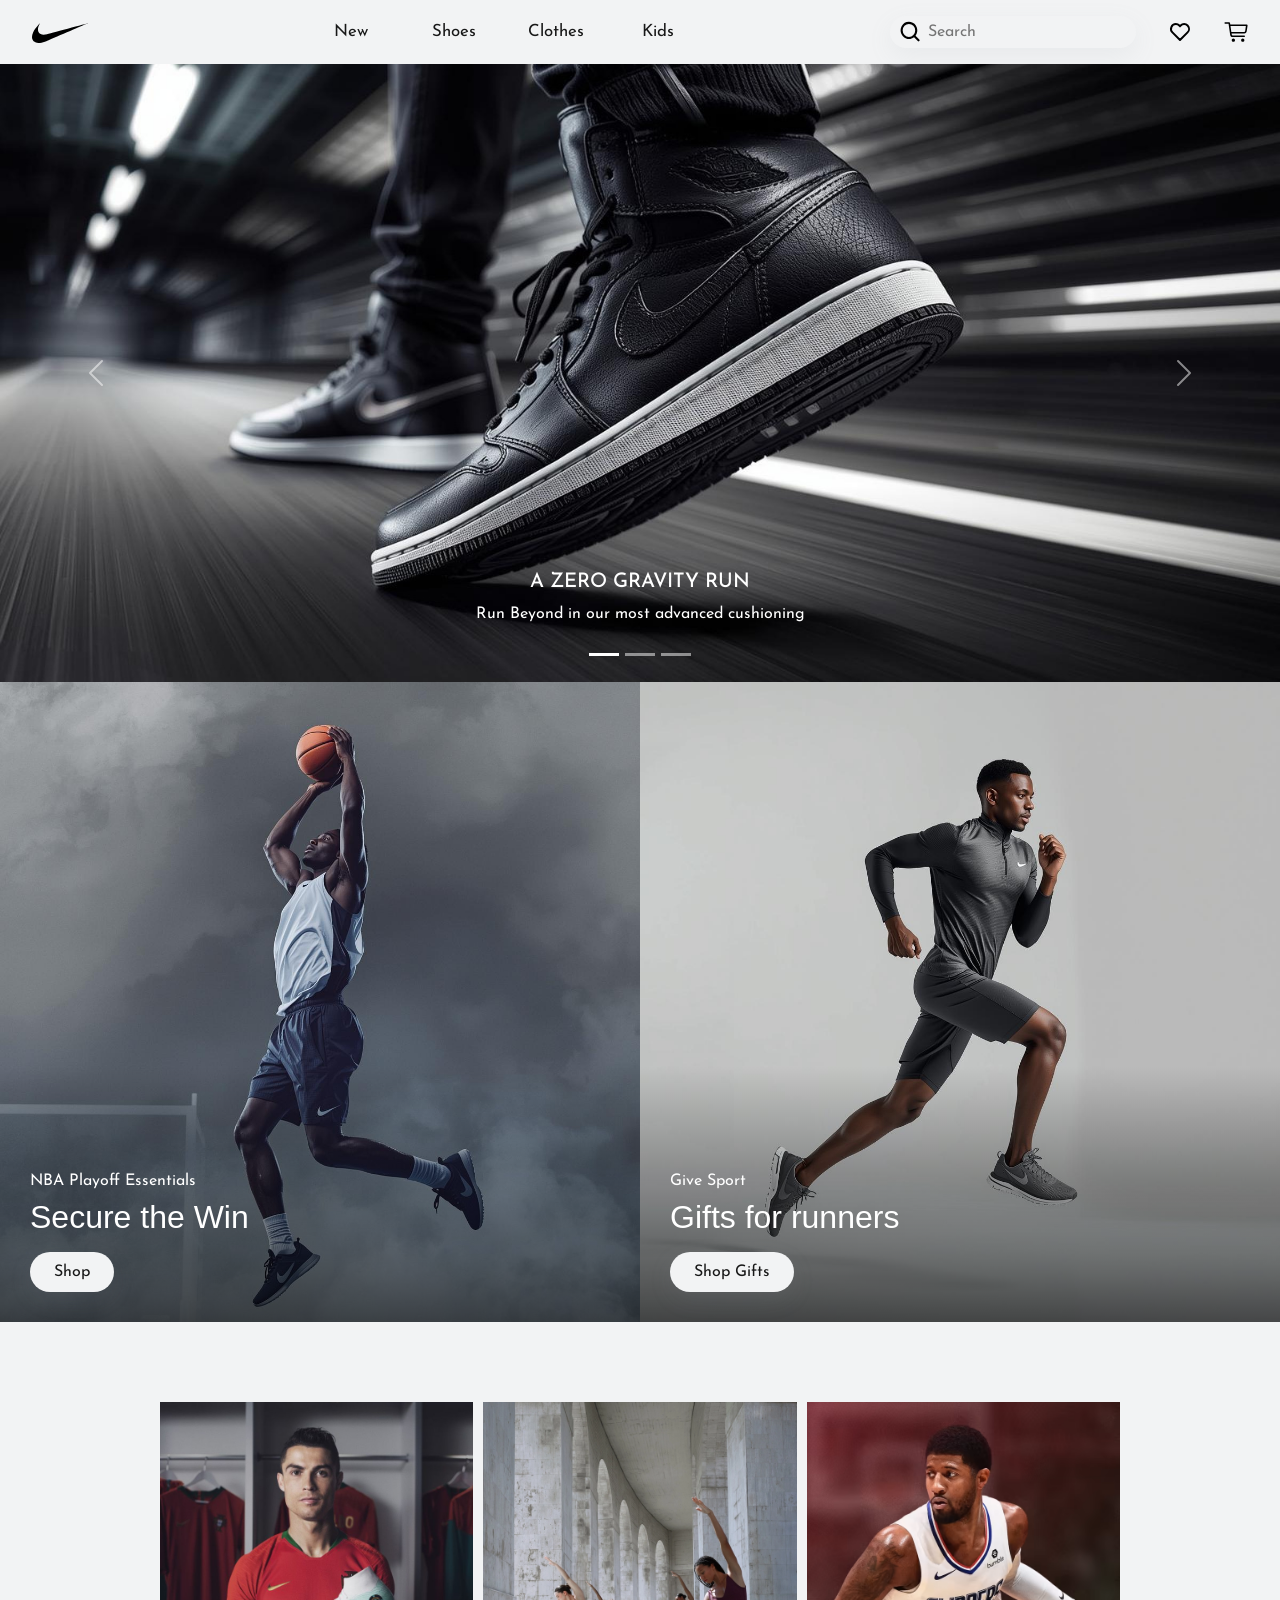
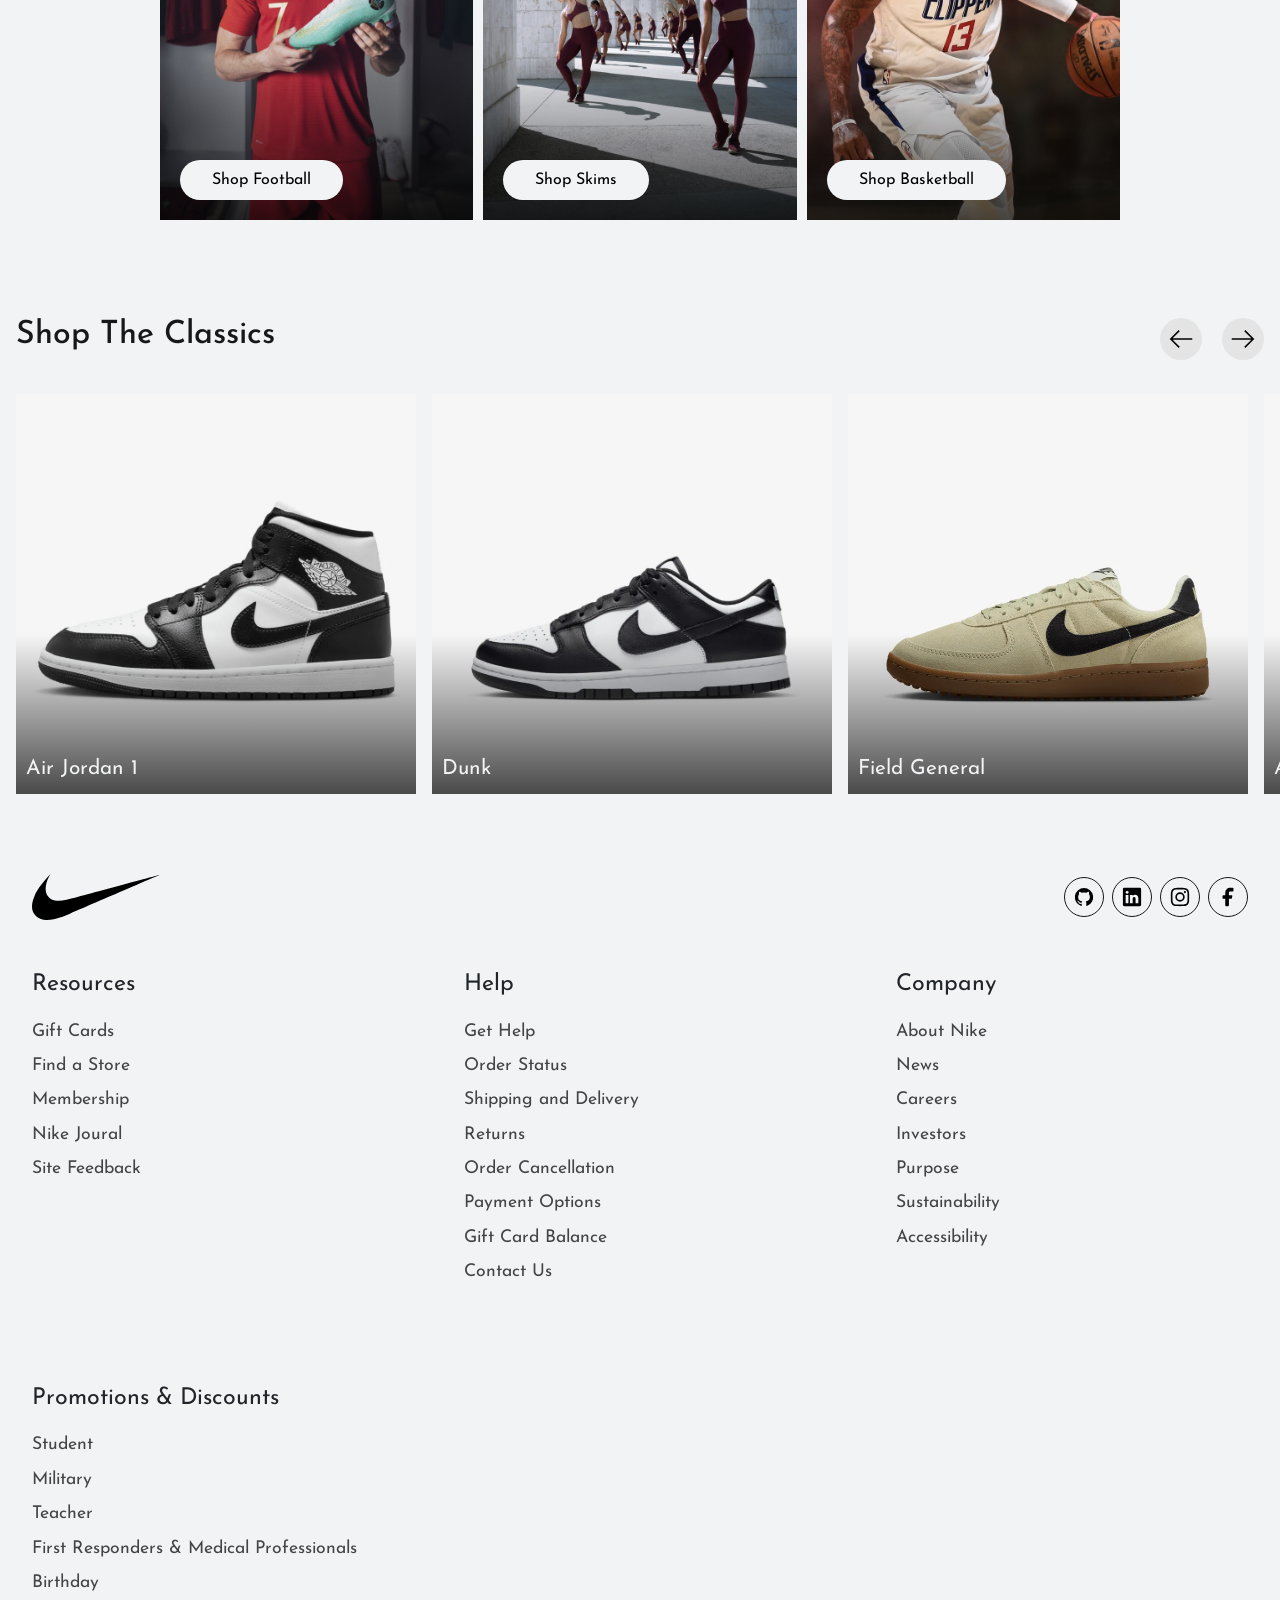
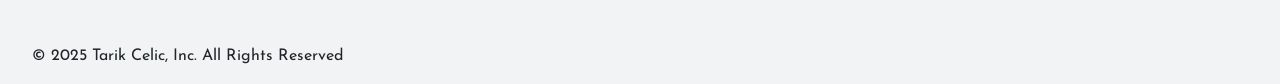
<file: index.html>
<!DOCTYPE html>
<html lang="en">
  <head>
    <meta charset="UTF-8" />
    <meta name="viewport" content="width=device-width, initial-scale=1.0" />
    <title>Nike. Just do it</title>

    <link rel="preconnect" href="https://fonts.googleapis.com" />
    <link rel="preconnect" href="https://fonts.gstatic.com" crossorigin />
    <link
      href="https://fonts.googleapis.com/css2?family=Josefin+Sans:ital,wght@0,100..700;1,100..700&display=swap"
      rel="stylesheet"
    />

    <!-- Bootstrap CSS -->
    <link
      href="https://cdn.jsdelivr.net/npm/bootstrap@5.3.3/dist/css/bootstrap.min.css"
      rel="stylesheet"
    />

    <link rel="stylesheet" href="css/shared.css" />
    <link rel="stylesheet" href="css/index.css" />

    <link
      rel="icon"
      type="image/png"
      href="favicon/favicon-96x96.png"
      sizes="96x96"
    />
    <link rel="icon" type="image/svg+xml" href="favicon/favicon.svg" />
    <link rel="shortcut icon" href="favicon/favicon.ico" />
    <link
      rel="apple-touch-icon"
      sizes="180x180"
      href="favicon/apple-touch-icon.png"
    />
    <meta name="apple-mobile-web-app-title" content="Nike" />
    <link rel="manifest" href="favicon/site.webmanifest" />

    <meta property="og:title" content="Nike. Just do it." />
    <meta
      property="og:description"
      content="Službena Nike BiH — Pronađi najnoviju kolekciju sportskih cipela, odjeće i opreme."
    />
    <meta
      property="og:image"
      content="https://krows-digital.com/wp-content/uploads/2024/07/sefesdfse.jpg"
    />
    <meta property="og:url" content="https://github.com/TarikCelic/nike" />
    <meta property="og:type" content="website" />

    <meta property="og:site_name" content="Nike - Bosna i Hercegovina" />
    <meta property="og:locale" content="bs_BA" />
    <meta name="twitter:card" content="summary_large_image" />
    <meta name="twitter:title" content="Nike - Bosna i Hercegovina" />
    <meta
      name="twitter:description"
      content="Službena Nike BiH — Najnovije kolekcije, dostava širom BiH."
    />
    <meta name="twitter:image" content="https://github.com/TarikCelic/nike" />
  </head>
  <body>
    <div class="resp-navigation">
      <div class="first-row-nav">
        <img src="imgs/icons/nike_black_logo.svg" alt="logo" id="logo-img" />
        <div class="close-nav">
          <img src="imgs/icons/close_btn.svg" width="35rem" />
        </div>
      </div>
      <div class="second-row-nav">
        <ul>
          <li>
            <a href="new.html">
              <img src="imgs/icons/top-left-arrow.svg" width="20px" alt="" />
              New</a
            >
          </li>
          <li>
            <a href="article.html">
              <img
                src="imgs/icons/top-left-arrow.svg"
                width="20rem"
                alt=""
              />Shoes</a
            >
          </li>
          <li>
            <a href="">
              <img
                src="imgs/icons/top-left-arrow.svg"
                width="20rem"
                alt=""
              />Clothes</a
            >
          </li>
          <li>
            <a href="">
              <img
                src="imgs/icons/top-left-arrow.svg"
                width="20rem"
                alt=""
              />Kids</a
            >
          </li>
        </ul>
      </div>
      <div class="third-row-nav">
        <div class="nav-btn">
          <button type="button" id="search-button">
            <img src="imgs/icons/search.svg" alt="search" />
          </button>
        </div>
        <div class="nav-btn">
          <a href="" id="favourites">
            <img
              src="imgs/icons/favourite.svg"
              alt="favourites"
              id="favourites-icon"
            /><!--25px-->
          </a>
        </div>
        <div class="nav-btn">
          <a href="" id="cart">
            <img
              src="imgs/icons/cart.svg"
              alt="favourites"
              id="favourites-icon"
            /><!--25px-->
          </a>
        </div>
      </div>
    </div>
    <header>
      <a class="logo" href="#">
        <img
          src="imgs/icons/nike_black_logo.svg"
          alt="logo"
          id="logo-img"
        /><!--60px-->
      </a>
      <nav>
        <ul>
          <li><a href="new.html">New</a></li>
          <li><a href="article.html">Shoes</a></li>
          <li><a href="">Clothes</a></li>
          <li><a href="">Kids</a></li>
        </ul>
      </nav>
      <div class="right-side-header">
        <div class="search">
          <button type="button" id="search-button">
            <img src="imgs/icons/search.svg" alt="search" />
          </button>
          <input id="search-input" type="text" placeholder="Search" />
        </div>
        <a href="" id="favourites">
          <img
            src="imgs/icons/favourite.svg"
            alt="favourites"
            id="favourites-icon"
          /><!--25px-->
        </a>
        <a href="" id="cart">
          <img
            src="imgs/icons/cart.svg"
            alt="favourites"
            id="favourites-icon"
          /><!--25px-->
        </a>
      </div>
      <div class="hambi">
        <img src="imgs/icons/hambi.svg" width="30rem" alt="" />
      </div>
    </header>
    <section id="first-page">
      <div id="carouselExampleCaptions" class="carousel slide">
        <div class="carousel-indicators">
          <button
            type="button"
            data-bs-target="#carouselExampleCaptions"
            data-bs-slide-to="0"
            class="active"
            aria-current="true"
            aria-label="Slide 1"
          ></button>
          <button
            type="button"
            data-bs-target="#carouselExampleCaptions"
            data-bs-slide-to="1"
            aria-label="Slide 2"
          ></button>
          <button
            type="button"
            data-bs-target="#carouselExampleCaptions"
            data-bs-slide-to="2"
            aria-label="Slide 3"
          ></button>
        </div>
        <div class="carousel-inner">
          <div class="carousel-item active">
            <img src="imgs/campaign-2.jpg" class="d-block w-100" alt="..." />
            <div class="carousel-caption">
              <h5>A ZERO GRAVITY RUN</h5>
              <p>Run Beyond in our most advanced cushioning</p>
            </div>
          </div>
          <div class="carousel-item">
            <img src="imgs/campaign-1.jpg" class="d-block w-100" alt="..." />
            <div class="carousel-caption">
              <h5>GIVE 'EM NIGHTMARES</h5>
              <p>Nike Jr. Mercurial Superfly, Klyian Mbappe</p>
            </div>
          </div>
          <div class="carousel-item">
            <img
              src="imgs/campaign-3.jpg"
              class="d-block w-100 h-80"
              alt="..."
            />
            <div class="carousel-caption">
              <h5>FLY ABOVE ALL.</h5>
              <p>Air Jordan isn't just a sneaker — it's a symbol of flight.</p>
            </div>
          </div>
        </div>
        <button
          class="carousel-control-prev"
          type="button"
          data-bs-target="#carouselExampleCaptions"
          data-bs-slide="prev"
        >
          <span class="carousel-control-prev-icon" aria-hidden="true"></span>
          <span class="visually-hidden">Previous</span>
        </button>
        <button
          class="carousel-control-next"
          type="button"
          data-bs-target="#carouselExampleCaptions"
          data-bs-slide="next"
        >
          <span class="carousel-control-next-icon" aria-hidden="true"></span>
          <span class="visually-hidden">Next</span>
        </button>
      </div>
    </section>
    <section id="discover">
      <div id="discover-left">
        <img src="imgs/first-of-two.jpg" alt="" />
        <div class="gradient-overlay"></div>
        <div class="discover-info">
          <div class="text-overlay-p">NBA Playoff Essentials</div>
          <div class="text-overlay-h2">Secure the Win</div>
          <button type="button" id="discover-btn">Shop</button>
        </div>
      </div>
      <div id="discover-right">
        <img src="imgs/second-of-two.jpg" alt="" />
        <div class="gradient-overlay"></div>
        <div class="discover-info">
          <div class="text-overlay-p">Give Sport</div>
          <div class="text-overlay-h2">Gifts for runners</div>
          <button type="button" id="discover-btn">Shop Gifts</button>
        </div>
      </div>
    </section>
    <section id="shop-it">
      <div class="item">
        <img src="imgs/cristiano-ronaldo.jpg" class="shop-it-img" alt="" />
        <div class="gradient-overlay"></div>
        <button type="button" class="shop-it-btn">Shop Football</button>
      </div>
      <div class="item">
        <img src="imgs/skims.webp" class="shop-it-img" alt="" />
        <div class="gradient-overlay"></div>
        <button type="button" class="shop-it-btn">Shop Skims</button>
      </div>
      <div class="item">
        <img src="imgs/basket.avif" class="shop-it-img" alt="" />
        <div class="gradient-overlay"></div>
        <button type="button" class="shop-it-btn">Shop Basketball</button>
      </div>
    </section>
    <section id="shoe-grid">
      <div class="shoe-header">
        <h2>Shop The Classics</h2>
        <div class="switches">
          <div class="switch">
            <img src="imgs/icons/left-arrow.svg" alt="" />
          </div>
          <div class="switch">
            <img src="imgs/icons/right-arrow.svg" alt="" />
          </div>
        </div>
      </div>
      <div id="shoes">
        <div class="shoe">
          <div class="gradient-overlay"></div>
          <div class="shoe-name">Air Jordan 1</div>
          <img src="imgs/clasic-shoes/air-jordan-1.webp" alt="" />
        </div>
        <div class="shoe">
          <div class="gradient-overlay"></div>
          <div class="shoe-name">Dunk</div>
          <img src="imgs/clasic-shoes/dunk.webp" alt="" />
        </div>
        <div class="shoe">
          <div class="gradient-overlay"></div>
          <div class="shoe-name">Field General</div>
          <img src="imgs/clasic-shoes/field-general.webp" alt="" />
        </div>
        <div class="shoe">
          <div class="gradient-overlay"></div>
          <div class="shoe-name">Air Force 1</div>
          <img src="imgs/clasic-shoes/air-force-1.webp" alt="" />
        </div>

        <div class="shoe">
          <div class="gradient-overlay"></div>

          <div class="shoe-name">Air Max</div>
          <img src="imgs/clasic-shoes/air-max.webp" alt="" />
        </div>

        <div class="shoe">
          <div class="gradient-overlay"></div>
          <div class="shoe-name">Vomero</div>
          <img src="imgs/clasic-shoes/vomero.webp" alt="" />
        </div>
        <div class="shoe">
          <div class="gradient-overlay"></div>
          <div class="shoe-name">Cortez</div>
          <img src="imgs/clasic-shoes/cortez.webp" alt="" />
        </div>
      </div>
    </section>
    <footer>
      <div class="f-first-r">
        <img src="imgs/icons/nike_black_logo.svg" id="footer-logo" alt="" />
        <div class="socials">
          <a href="" id="social"
            ><img src="imgs/icons/github.svg" id="social-img" alt=""
          /></a>
          <a href="" id="social">
            <img src="imgs/icons/in.svg" id="social-img" alt=""
          /></a>

          <a href="" id="social">
            <img src="imgs/icons/insta.svg" id="social-img" alt=""
          /></a>
          <a href="" id="social">
            <img src="imgs/icons/face.svg" id="social-img" alt=""
          /></a>
        </div>
      </div>
      <div class="f-second-r">
        <div class="footer-item">
          <div class="f-item-name">Resources</div>
          <ul>
            <li><a href="">Gift Cards</a></li>
            <li><a href="">Find a Store</a></li>
            <li><a href="">Membership</a></li>
            <li><a href="">Nike Joural</a></li>
            <li><a href="">Site Feedback</a></li>
          </ul>
        </div>

        <div class="footer-item">
          <div class="f-item-name">Help</div>
          <ul>
            <li><a href="">Get Help</a></li>
            <li><a href="">Order Status</a></li>
            <li><a href="">Shipping and Delivery</a></li>
            <li><a href="">Returns</a></li>
            <li><a href="">Order Cancellation</a></li>
            <li><a href="">Payment Options</a></li>
            <li><a href="">Gift Card Balance</a></li>
            <li><a href="">Contact Us</a></li>
          </ul>
        </div>

        <div class="footer-item">
          <div class="f-item-name">Company</div>
          <ul>
            <li><a href="">About Nike</a></li>
            <li><a href="">News</a></li>
            <li><a href="">Careers</a></li>
            <li><a href="">Investors</a></li>
            <li><a href="">Purpose</a></li>
            <li><a href="">Sustainability</a></li>
            <li><a href="">Accessibility</a></li>
          </ul>
        </div>

        <div class="footer-item">
          <div class="f-item-name">Promotions & Discounts</div>
          <ul>
            <li><a href="">Student</a></li>
            <li><a href="">Military</a></li>
            <li><a href="">Teacher</a></li>
            <li><a href="">First Responders & Medical Professionals</a></li>
            <li><a href="">Birthday</a></li>
          </ul>
        </div>
      </div>
      <div class="f-third-r">© 2025 Tarik Celic, Inc. All Rights Reserved</div>
    </footer>

    <script src="js/index.js" defer></script>

    <script src="https://cdn.jsdelivr.net/npm/bootstrap@5.3.3/dist/js/bootstrap.bundle.min.js"></script>
  </body>
</html>
</file>
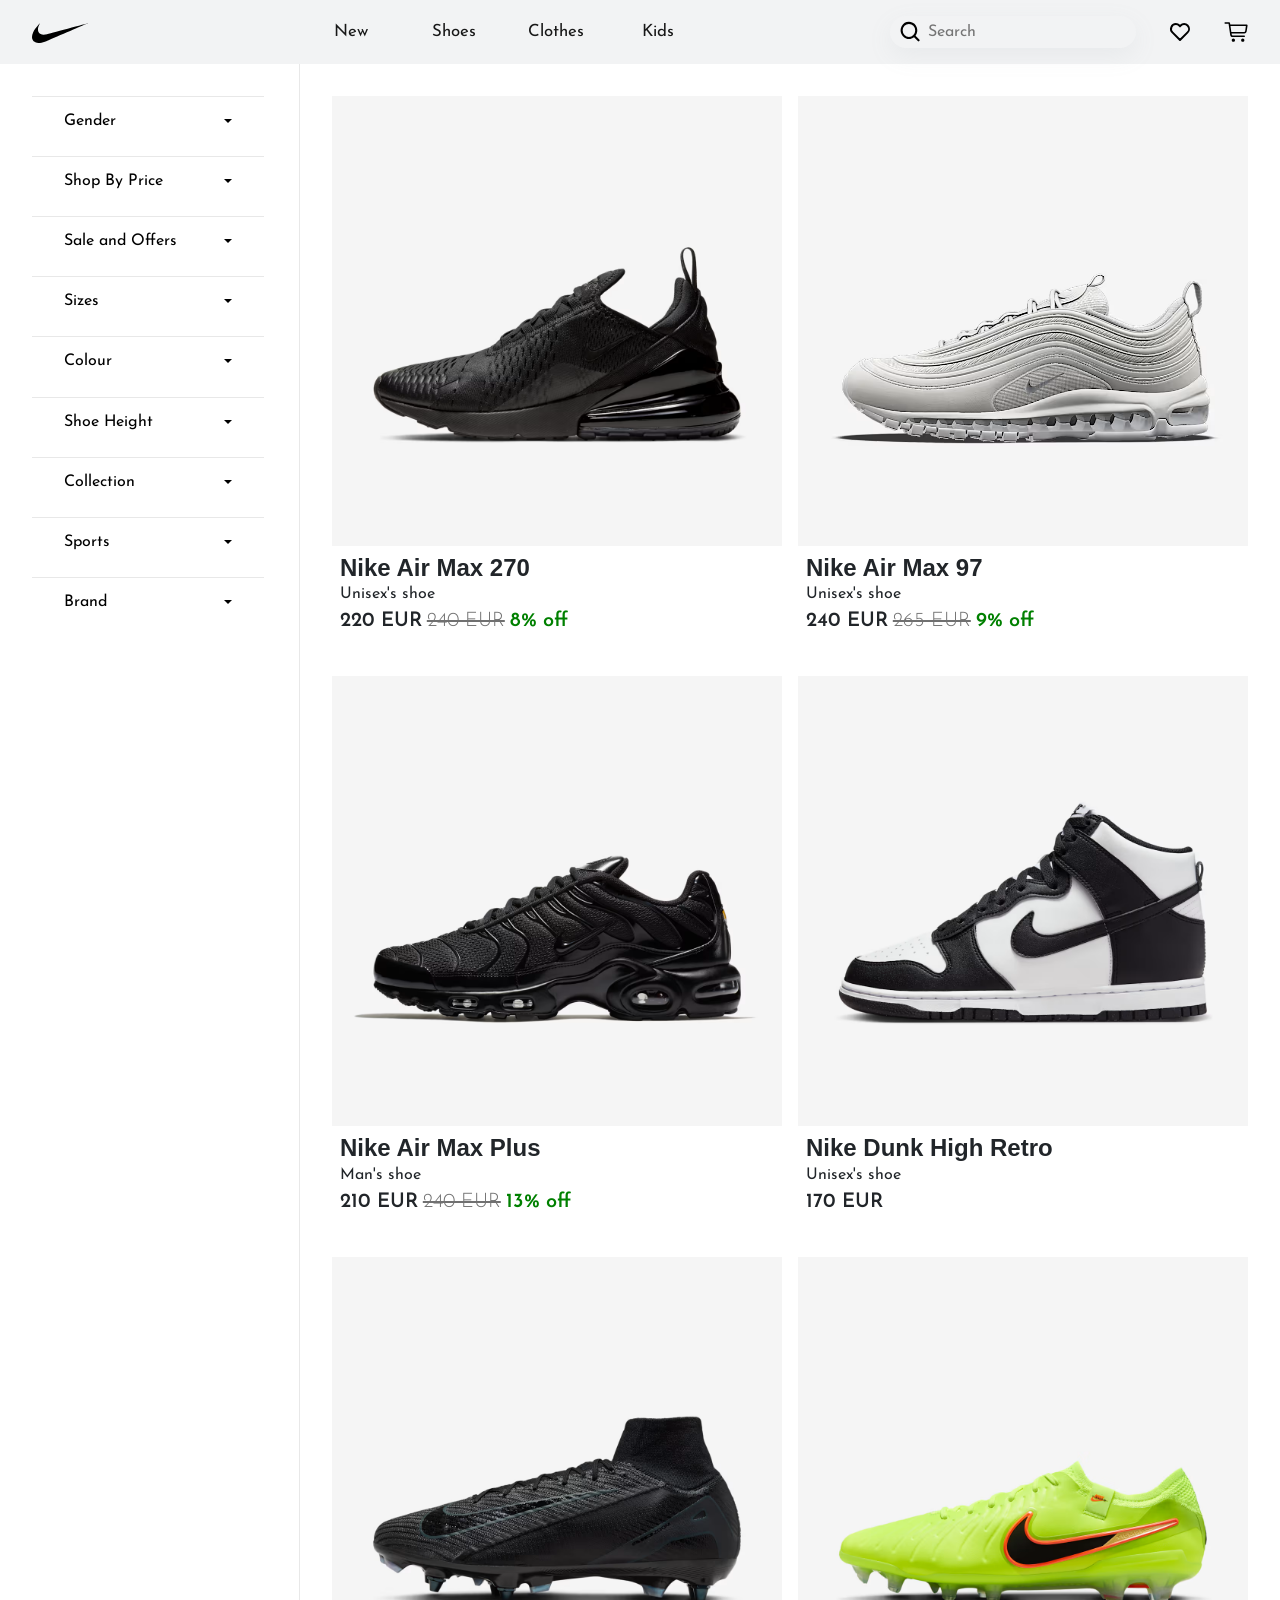
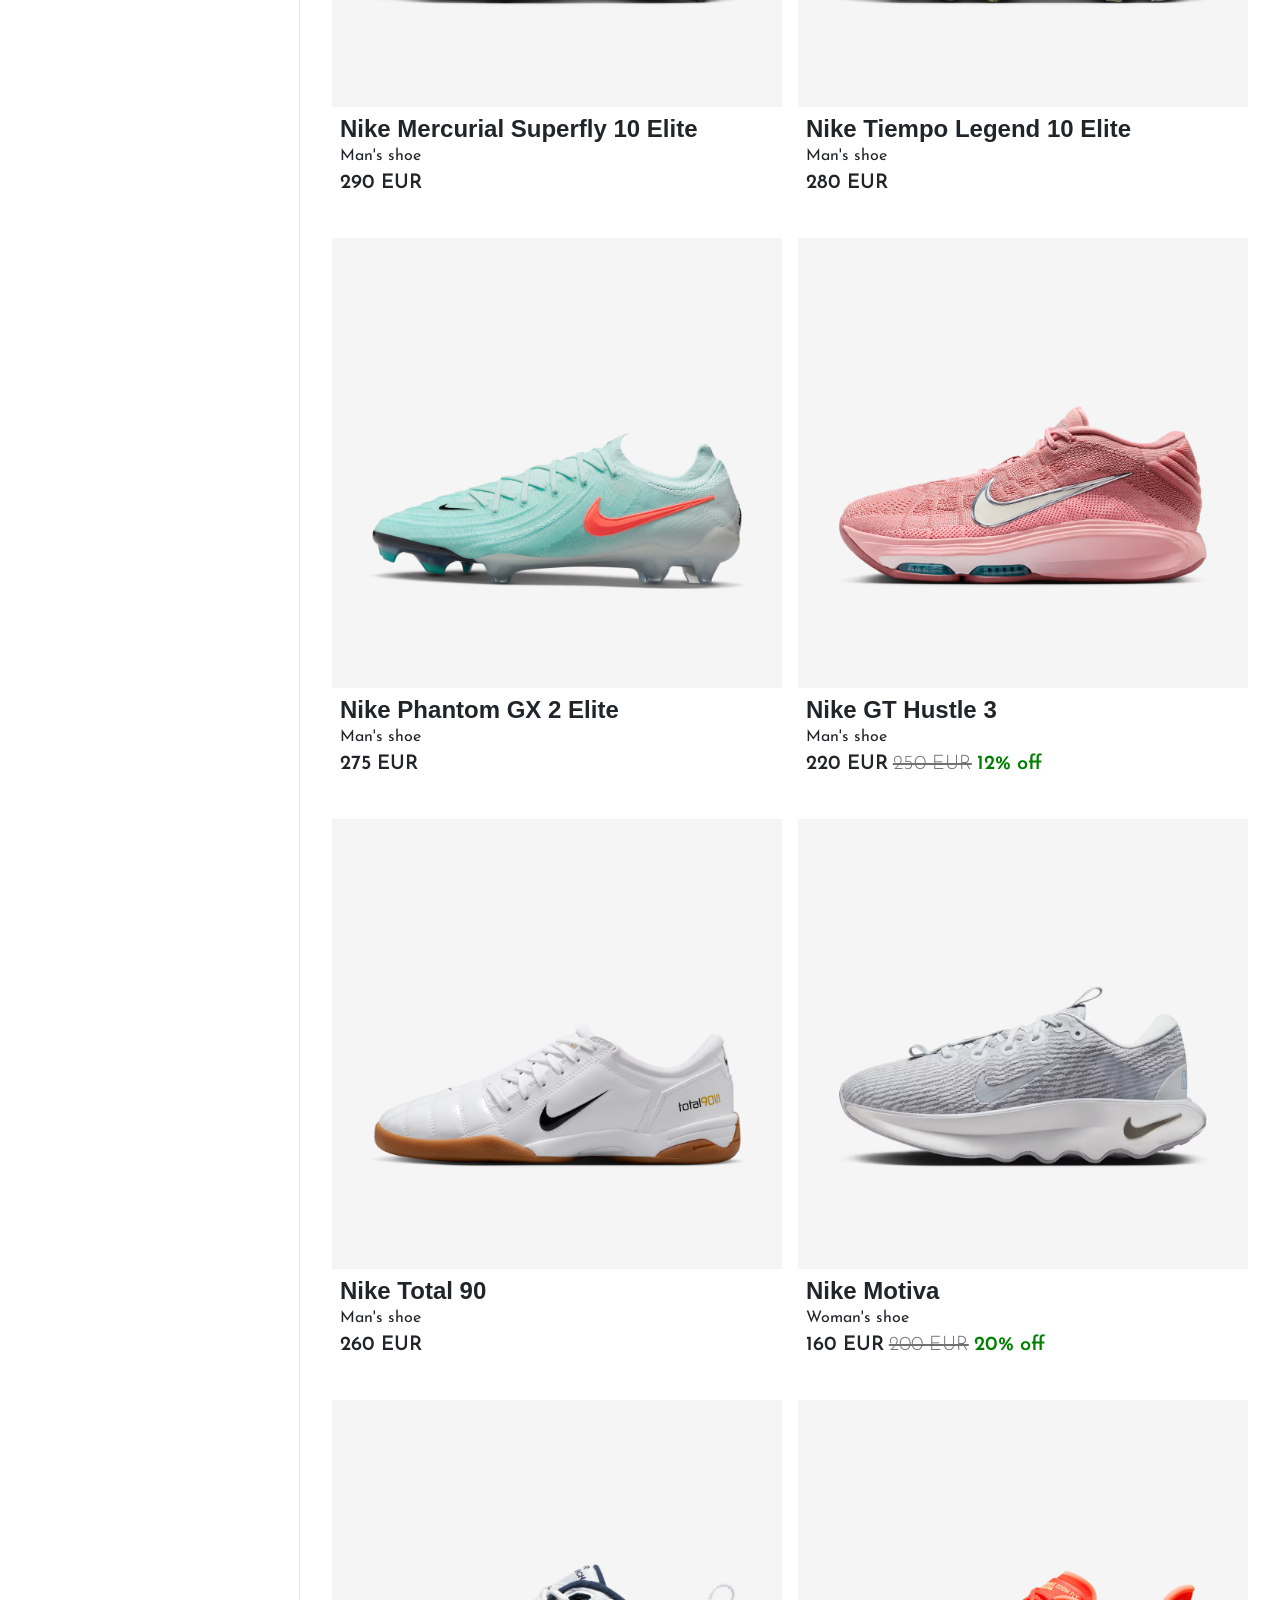
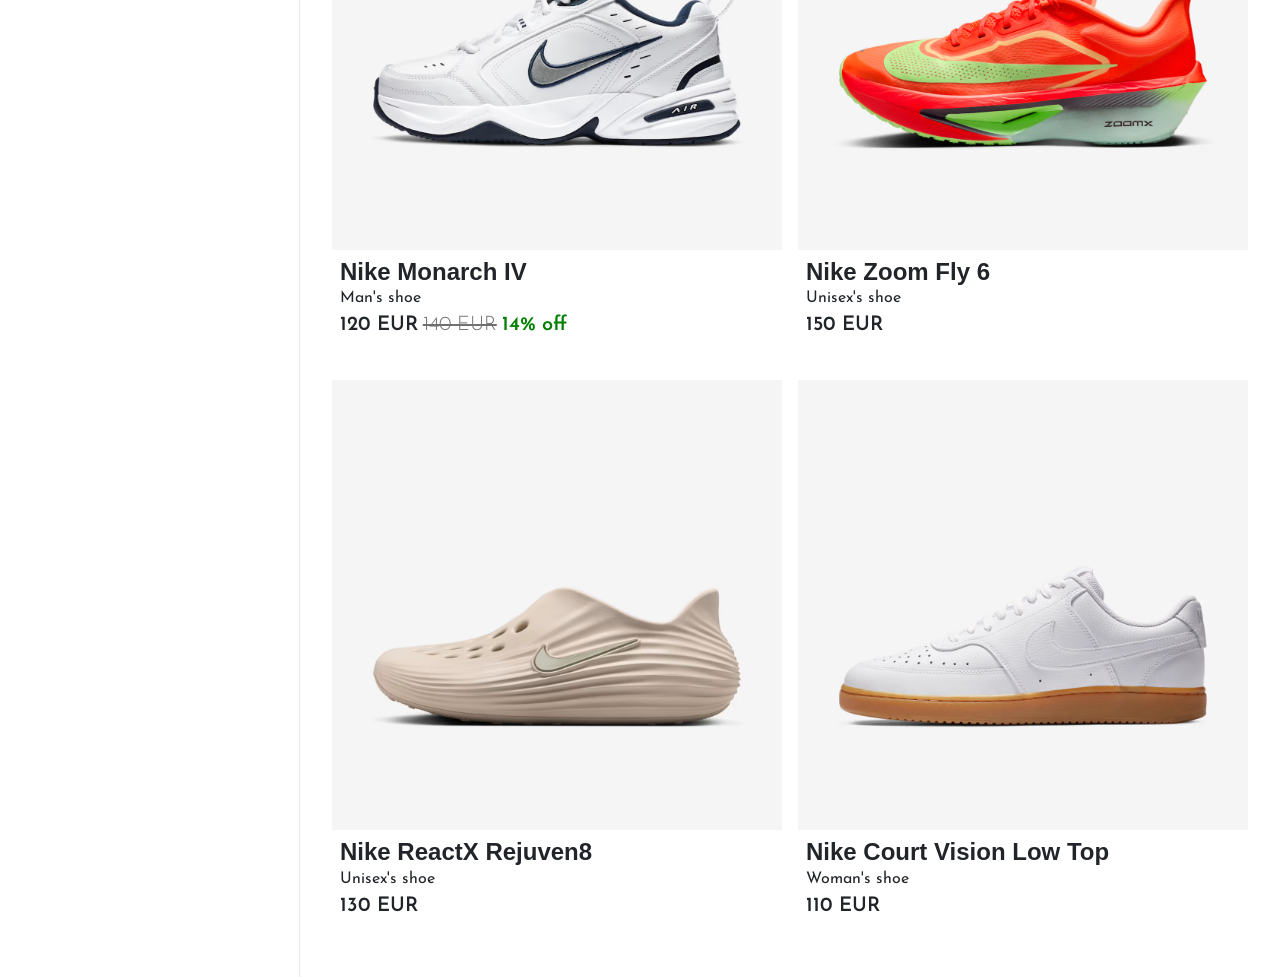
<file: article.html>
<!DOCTYPE html>
<html lang="en">
  <head>
    <meta charset="UTF-8" />
    <meta name="viewport" content="width=device-width, initial-scale=1.0" />
    <title>Document</title>

    <link rel="preconnect" href="https://fonts.googleapis.com" />
    <link rel="preconnect" href="https://fonts.gstatic.com" crossorigin />
    <link
      href="https://fonts.googleapis.com/css2?family=Josefin+Sans:ital,wght@0,100..700;1,100..700&display=swap"
      rel="stylesheet"
    />

    <link
      href="https://cdn.jsdelivr.net/npm/bootstrap@5.3.3/dist/css/bootstrap.min.css"
      rel="stylesheet"
    />
    <link rel="stylesheet" href="css/shared.css" />
    <link rel="stylesheet" href="css/article.css" />
  </head>
  <body>
    <div class="resp-navigation">
      <div class="first-row-nav">
        <img src="imgs/icons/nike_black_logo.svg" alt="logo" id="logo-img" />
        <div class="close-nav">
          <img src="imgs/icons/close_btn.svg" width="35rem" />
        </div>
      </div>
      <div class="second-row-nav">
        <ul>
          <li>
            <a href="new.html">
              <img src="imgs/icons/top-left-arrow.svg" width="20px" alt="" />
              New</a
            >
          </li>
          <li>
            <a href="article.html">
              <img
                src="imgs/icons/top-left-arrow.svg"
                width="20rem"
                alt=""
              />Shoes</a
            >
          </li>
          <li>
            <a href="">
              <img
                src="imgs/icons/top-left-arrow.svg"
                width="20rem"
                alt=""
              />Clothes</a
            >
          </li>
          <li>
            <a href="">
              <img
                src="imgs/icons/top-left-arrow.svg"
                width="20rem"
                alt=""
              />Kids</a
            >
          </li>
        </ul>
      </div>
      <div class="third-row-nav">
        <div class="nav-btn">
          <button type="button" id="search-button">
            <img src="imgs/icons/search.svg" alt="search" />
          </button>
        </div>
        <div class="nav-btn">
          <a href="" id="favourites">
            <img
              src="imgs/icons/favourite.svg"
              alt="favourites"
              id="favourites-icon"
            />
          </a>
        </div>
        <div class="nav-btn">
          <a href="" id="cart">
            <img
              src="imgs/icons/cart.svg"
              alt="favourites"
              id="favourites-icon"
            />
          </a>
        </div>
      </div>
    </div>
    <header>
      <a class="logo" href="index.html">
        <img src="imgs/icons/nike_black_logo.svg" alt="logo" id="logo-img" />
      </a>
      <nav>
        <ul>
          <li><a href="new.html">New</a></li>
          <li><a href="article.html">Shoes</a></li>
          <li><a href="">Clothes</a></li>
          <li><a href="">Kids</a></li>
        </ul>
      </nav>
      <div class="right-side-header">
        <div class="search">
          <button type="button" id="search-button">
            <img src="imgs/icons/search.svg" alt="search" />
          </button>
          <input id="search-input" type="text" placeholder="Search" />
        </div>
        <a href="" id="favourites">
          <img
            src="imgs/icons/favourite.svg"
            alt="favourites"
            id="favourites-icon"
          />
        </a>
        <a href="" id="cart">
          <img
            src="imgs/icons/cart.svg"
            alt="favourites"
            id="favourites-icon"
          />
        </a>
      </div>
      <div class="hambi">
        <img src="imgs/icons/hambi.svg" width="30rem" alt="" />
      </div>
    </header>
    <main>
      <aside>
        <div class="filteri">
          <div class="dropdown">
            <button
              class="btn btn-secondary dropdown-toggle"
              type="button"
              data-bs-toggle="dropdown"
              aria-expanded="false"
            >
              Gender
            </button>
            <ul class="dropdown-menu">
              <div class="form-check">
                <input
                  class="form-check-input filter-gender"
                  type="checkbox"
                  value="Man"
                  id="genderMan"
                />
                <label class="form-check-label" for="genderMan"> Man </label>
              </div>
              <div class="form-check">
                <input
                  class="form-check-input filter-gender"
                  type="checkbox"
                  value="Woman"
                  id="genderWoman"
                />
                <label class="form-check-label" for="genderWoman">
                  Woman
                </label>
              </div>
              <div class="form-check">
                <input
                  class="form-check-input filter-gender"
                  type="checkbox"
                  value="Unisex"
                  id="genderUnisex"
                />
                <label class="form-check-label" for="genderUnisex">
                  Unisex
                </label>
              </div>
            </ul>
          </div>

          <div class="dropdown">
            <button
              class="btn btn-secondary dropdown-toggle"
              type="button"
              data-bs-toggle="dropdown"
              aria-expanded="false"
            >
              Shop By Price
            </button>
            <ul class="dropdown-menu">
              <div class="form-check">
                <input
                  class="form-check-input filter-price"
                  type="checkbox"
                  value="0-50"
                  id="price1"
                />
                <label class="form-check-label" for="price1"> Under 50€ </label>
              </div>
              <div class="form-check">
                <input
                  class="form-check-input filter-price"
                  type="checkbox"
                  value="50-100"
                  id="price2"
                />
                <label class="form-check-label" for="price2">
                  Between 50€ and 100€
                </label>
              </div>
              <div class="form-check">
                <input
                  class="form-check-input filter-price"
                  type="checkbox"
                  value="100-150"
                  id="price3"
                />
                <label class="form-check-label" for="price3">
                  Between 100€ and 150€
                </label>
              </div>
              <div class="form-check">
                <input
                  class="form-check-input filter-price"
                  type="checkbox"
                  value="150+"
                  id="price4"
                />
                <label class="form-check-label" for="price4">
                  More than 150€
                </label>
              </div>
            </ul>
          </div>

          <div class="dropdown">
            <button
              class="btn btn-secondary dropdown-toggle"
              type="button"
              data-bs-toggle="dropdown"
              aria-expanded="false"
            >
              Sale and Offers
            </button>
            <ul class="dropdown-menu">
              <div class="form-check">
                <input
                  class="form-check-input filter-sale"
                  type="checkbox"
                  value="sale"
                  id="saleCheck"
                />
                <label class="form-check-label" for="saleCheck"> Sale </label>
              </div>
            </ul>
          </div>

          <div class="dropdown">
            <button
              class="btn btn-secondary dropdown-toggle"
              type="button"
              data-bs-toggle="dropdown"
              aria-expanded="false"
            >
              Sizes
            </button>
            <div class="dropdown-menu btns">
              <button class="size-btn">35.5</button>
              <button class="size-btn">36</button>
              <button class="size-btn">36.5</button>
              <button class="size-btn">37</button>
              <button class="size-btn">37.5</button>
              <button class="size-btn">38</button>
              <button class="size-btn">38.5</button>
              <button class="size-btn">39</button>
              <button class="size-btn">39.5</button>
              <button class="size-btn">40</button>
              <button class="size-btn">40.5</button>
              <button class="size-btn">41</button>
              <button class="size-btn">41.5</button>
              <button class="size-btn">42</button>
              <button class="size-btn">42.5</button>
              <button class="size-btn">43</button>
              <button class="size-btn">43.5</button>
              <button class="size-btn">44</button>
              <button class="size-btn">44.5</button>
              <button class="size-btn">45</button>
              <button class="size-btn">45.5</button>
              <button class="size-btn">46</button>
              <button class="size-btn">46.5</button>
              <button class="size-btn">47</button>
              <button class="size-btn">47.5</button>
              <button class="size-btn">48</button>
              <button class="size-btn">48.5</button>
              <button class="size-btn">49</button>
              <button class="size-btn">49.5</button>
              <button class="size-btn">50</button>
              <button class="size-btn">50.5</button>
              <button class="size-btn">51</button>
            </div>
          </div>
          <div class="dropdown">
            <button
              class="btn btn-secondary dropdown-toggle"
              type="button"
              data-bs-toggle="dropdown"
              aria-expanded="false"
            >
              Colour
            </button>

            <div class="dropdown-menu colours-grid">
              <div class="colour" data-color="black">
                <div class="color-circle" style="background-color: black"></div>
                Black
              </div>
              <div class="colour" data-color="blue">
                <div
                  class="color-circle"
                  style="background-color: rgb(9, 144, 255)"
                ></div>
                Blue
              </div>
              <div class="colour" data-color="brown">
                <div
                  class="color-circle"
                  style="background-color: rgb(146, 79, 79)"
                ></div>
                Brown
              </div>
              <div class="colour" data-color="green">
                <div
                  class="color-circle"
                  style="background-color: rgb(104, 184, 104)"
                ></div>
                Green
              </div>
              <div class="colour" data-color="gray">
                <div
                  class="color-circle"
                  style="background-color: rgb(138, 138, 138)"
                ></div>
                Gray
              </div>
              <div class="colour" data-color="orange">
                <div
                  class="color-circle"
                  style="background-color: rgb(255, 123, 0)"
                ></div>
                Orange
              </div>

              <div class="colour" data-color="pink">
                <div
                  class="color-circle"
                  style="background-color: rgb(214, 146, 228)"
                ></div>
                Pink
              </div>
              <div class="colour" data-color="purple">
                <div
                  class="color-circle"
                  style="background-color: rgb(122, 5, 218)"
                ></div>
                Purple
              </div>
              <div class="colour" data-color="red">
                <div
                  class="color-circle"
                  style="background-color: rgb(228, 55, 55)"
                ></div>
                Red
              </div>

              <div class="colour" data-color="white">
                <div
                  class="color-circle"
                  style="background-color: rgb(255, 255, 255)"
                ></div>
                White
              </div>
              <div class="colour" data-color="yellow">
                <div
                  class="color-circle"
                  style="background-color: rgb(255, 252, 55)"
                ></div>
                Yellow
              </div>
            </div>
          </div>

          <div class="dropdown">
            <button
              class="btn btn-secondary dropdown-toggle"
              type="button"
              data-bs-toggle="dropdown"
              aria-expanded="false"
            >
              Shoe Height
            </button>
            <ul class="dropdown-menu">
              <div class="form-check">
                <input
                  class="form-check-input filter-shoeHeight"
                  type="checkbox"
                  value="Low Top"
                  id="heightLow"
                />
                <label class="form-check-label" for="heightLow">
                  Low Top
                </label>
              </div>

              <div class="form-check">
                <input
                  class="form-check-input filter-shoeHeight"
                  type="checkbox"
                  value="Mid Top"
                  id="heightMid"
                />
                <label class="form-check-label" for="heightMid">
                  Mid Top
                </label>
              </div>

              <div class="form-check">
                <input
                  class="form-check-input filter-shoeHeight"
                  type="checkbox"
                  value="High Top"
                  id="heightHigh"
                />
                <label class="form-check-label" for="heightHigh">
                  High Top
                </label>
              </div>
            </ul>
          </div>

          <div class="dropdown">
            <button
              class="btn btn-secondary dropdown-toggle"
              type="button"
              data-bs-toggle="dropdown"
              aria-expanded="false"
            >
              Collection
            </button>
            <ul class="dropdown-menu">
              <div class="form-check">
                <input
                  class="form-check-input filter-collection"
                  type="checkbox"
                  value="Nike Motiva"
                  id="col1"
                />
                <label class="form-check-label" for="col1"> Nike Motiva </label>
              </div>

              <div class="form-check">
                <input
                  class="form-check-input filter-collection"
                  type="checkbox"
                  value="Nike GT Series"
                  id="col2"
                />
                <label class="form-check-label" for="col2">
                  Nike GT Series
                </label>
              </div>

              <div class="form-check">
                <input
                  class="form-check-input filter-collection"
                  type="checkbox"
                  value="Air Max"
                  id="col3"
                />
                <label class="form-check-label" for="col3"> Air Max </label>
              </div>

              <div class="form-check">
                <input
                  class="form-check-input filter-collection"
                  type="checkbox"
                  value="Nike Total 90"
                  id="col4"
                />
                <label class="form-check-label" for="col4">
                  Nike Total 90
                </label>
              </div>
              <div class="form-check">
                <input
                  class="form-check-input filter-collection"
                  type="checkbox"
                  value="Elite"
                  id="col5"
                />
                <label class="form-check-label" for="col5"> Elite </label>
              </div>
              <div class="form-check">
                <input
                  class="form-check-input filter-collection"
                  type="checkbox"
                  value="Mercurial"
                  id="col6"
                />
                <label class="form-check-label" for="col6"> Mercurial </label>
              </div>
              <div class="form-check">
                <input
                  class="form-check-input filter-collection"
                  type="checkbox"
                  value="Monarch"
                  id="col7"
                />
                <label class="form-check-label" for="col7"> Monarch </label>
              </div>
              <div class="form-check">
                <input
                  class="form-check-input filter-collection"
                  type="checkbox"
                  value="Nike Dunk"
                  id="col8"
                />
                <label class="form-check-label" for="col8"> Nike Dunk </label>
              </div>
              <div class="form-check">
                <input
                  class="form-check-input filter-collection"
                  type="checkbox"
                  value="Tiempo"
                  id="col9"
                />
                <label class="form-check-label" for="col9"> Tiempo </label>
              </div>
              <div class="form-check">
                <input
                  class="form-check-input filter-collection"
                  type="checkbox"
                  value="Nike Zoom Rival"
                  id="col10"
                />
                <label class="form-check-label" for="col10">
                  Nike Zoom Rival
                </label>
              </div>
              <div class="form-check">
                <input
                  class="form-check-input filter-collection"
                  type="checkbox"
                  value="Phantom"
                  id="col11"
                />
                <label class="form-check-label" for="col11"> Phantom </label>
              </div>
              <div class="form-check">
                <input
                  class="form-check-input filter-collection"
                  type="checkbox"
                  value="Nike Rejuven8"
                  id="col12"
                />
                <label class="form-check-label" for="col12">
                  Nike Rejuven8
                </label>
              </div>
              <div class="form-check">
                <input
                  class="form-check-input filter-collection"
                  type="checkbox"
                  value="Nike Court Vision"
                  id="col13"
                />
                <label class="form-check-label" for="col13">
                  Nike Court Vision
                </label>
              </div>
            </ul>
          </div>

          <div class="dropdown">
            <button
              class="btn btn-secondary dropdown-toggle"
              type="button"
              data-bs-toggle="dropdown"
              aria-expanded="false"
            >
              Sports
            </button>
            <ul class="dropdown-menu">
              <div class="form-check">
                <input
                  class="form-check-input filter-sports"
                  type="checkbox"
                  value="Lifestyle"
                  id="sport1"
                />
                <label class="form-check-label" for="sport1"> Lifestyle </label>
              </div>

              <div class="form-check">
                <input
                  class="form-check-input filter-sports"
                  type="checkbox"
                  value="Performance"
                  id="sport2"
                />
                <label class="form-check-label" for="sport2">
                  Performance
                </label>
              </div>

              <div class="form-check">
                <input
                  class="form-check-input filter-sports"
                  type="checkbox"
                  value="Running"
                  id="sport3"
                />
                <label class="form-check-label" for="sport3"> Running </label>
              </div>

              <div class="form-check">
                <input
                  class="form-check-input filter-sports"
                  type="checkbox"
                  value="Training & Gym"
                  id="sport4"
                />
                <label class="form-check-label" for="sport4">
                  Training & Gym
                </label>
              </div>
              <div class="form-check">
                <input
                  class="form-check-input filter-sports"
                  type="checkbox"
                  value="Basketball"
                  id="sport5"
                />
                <label class="form-check-label" for="sport5">
                  Basketball
                </label>
              </div>
              <div class="form-check">
                <input
                  class="form-check-input filter-sports"
                  type="checkbox"
                  value="Football"
                  id="sport6"
                />
                <label class="form-check-label" for="sport6"> Football </label>
              </div>
              <div class="form-check">
                <input
                  class="form-check-input filter-sports"
                  type="checkbox"
                  value="Golf"
                  id="sport7"
                />
                <label class="form-check-label" for="sport7"> Golf </label>
              </div>
              <div class="form-check">
                <input
                  class="form-check-input filter-sports"
                  type="checkbox"
                  value="Skateboarding"
                  id="sport8"
                />
                <label class="form-check-label" for="sport8">
                  Skateboarding
                </label>
              </div>
              <div class="form-check">
                <input
                  class="form-check-input filter-sports"
                  type="checkbox"
                  value="Tennis"
                  id="sport9"
                />
                <label class="form-check-label" for="sport9"> Tennis </label>
              </div>
              <div class="form-check">
                <input
                  class="form-check-input filter-sports"
                  type="checkbox"
                  value="Athletics"
                  id="sport10"
                />
                <label class="form-check-label" for="sport10">
                  Athletics
                </label>
              </div>
              <div class="form-check">
                <input
                  class="form-check-input filter-sports"
                  type="checkbox"
                  value="Walking"
                  id="sport11"
                />
                <label class="form-check-label" for="sport11"> Walking </label>
              </div>
              <div class="form-check">
                <input
                  class="form-check-input filter-sports"
                  type="checkbox"
                  value="Outdoor"
                  id="sport12"
                />
                <label class="form-check-label" for="sport12"> Outdoor </label>
              </div>
            </ul>
          </div>

          <div class="dropdown">
            <button
              class="btn btn-secondary dropdown-toggle"
              type="button"
              data-bs-toggle="dropdown"
              aria-expanded="false"
            >
              Brand
            </button>
            <ul class="dropdown-menu">
              <div class="form-check">
                <input
                  class="form-check-input filter-brand"
                  type="checkbox"
                  value="Nike Sportswear"
                  id="brand1"
                />
                <label class="form-check-label" for="brand1">
                  Nike Sportswear
                </label>
              </div>

              <div class="form-check">
                <input
                  class="form-check-input filter-brand"
                  type="checkbox"
                  value="Jordan"
                  id="brand2"
                />
                <label class="form-check-label" for="brand2"> Jordan </label>
              </div>

              <div class="form-check">
                <input
                  class="form-check-input filter-brand"
                  type="checkbox"
                  value="NikeLab"
                  id="brand3"
                />
                <label class="form-check-label" for="brand3"> NikeLab </label>
              </div>

              <div class="form-check">
                <input
                  class="form-check-input filter-brand"
                  type="checkbox"
                  value="ACG"
                  id="brand4"
                />
                <label class="form-check-label" for="brand4"> ACG </label>
              </div>
            </ul>
          </div>
        </div>
      </aside>
      <article></article>
    </main>
    <script src="js/shoes.js"></script>
    <script src="js/index.js"></script>
    <script src="https://cdn.jsdelivr.net/npm/bootstrap@5.3.3/dist/js/bootstrap.bundle.min.js"></script>
  </body>
</html>
</file>
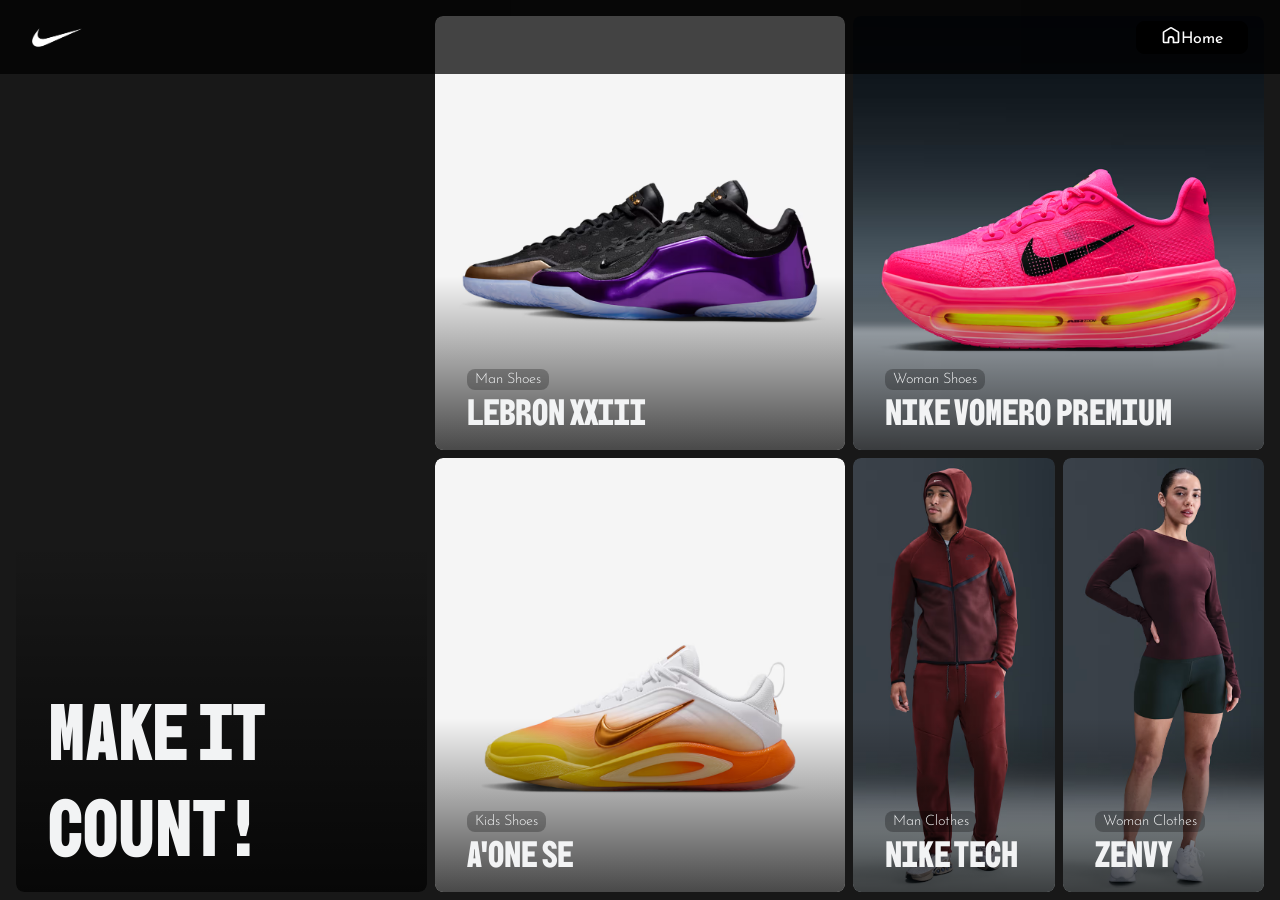
<file: new.html>
<!DOCTYPE html>
<html lang="en">
  <head>
    <meta charset="UTF-8" />
    <meta name="viewport" content="width=device-width, initial-scale=1.0" />
    <title>Document</title>

    <link rel="preconnect" href="https://fonts.googleapis.com" />
    <link rel="preconnect" href="https://fonts.gstatic.com" crossorigin />
    <link
      href="https://fonts.googleapis.com/css2?family=BBH+Sans+Bogle&family=BBH+Sans+Hegarty&display=swap"
      rel="stylesheet"
    />

    <link rel="preconnect" href="https://fonts.googleapis.com" />
    <link rel="preconnect" href="https://fonts.gstatic.com" crossorigin />
    <link
      href="https://fonts.googleapis.com/css2?family=Josefin+Sans:ital,wght@0,100..700;1,100..700&display=swap"
      rel="stylesheet"
    />
    <link rel="stylesheet" href="css/shared.css" />
    <link rel="stylesheet" href="css/new.css" />
  </head>
  <body>
    <div class="responsive-nav">
      <img src="imgs/icons/white-logo.png" width="50rem" />
      <a href="index.html" class="leave-resp">
        <img src="imgs/icons/home.svg" width="20rem" />
        Home
      </a>
    </div>
    <div class="observer">
      <a href="index.html" class="leave-section">
        <img src="imgs/icons/home.svg" width="20rem" />
        Home
      </a>
    </div>
    <div class="item" style="grid-area: box-1">
      <video
        autoplay
        muted
        loop
        playsinline
        style="
          width: 100%;
          height: 100%;
          object-fit: cover;
          top: 0;
          left: 0;
          z-index: -1;
          border-radius: 0.5rem;
        "
      >
        <source src="imgs/new.mp4" type="video/mp4" />
      </video>
      <div class="gradient-overlay">
        <h1 class="hero-h1">Make it Count !</h1>
      </div>
    </div>
    <div class="item" style="grid-area: box-2">
      <div class="gradient-overlay hover-trigger">
        <h3 class="product-p">Man Shoes</h3>
        <h3 class="product-h3">Lebron XXIII</h3>
      </div>
      <img src="imgs/new - lebron xx3.avif" alt="" />
    </div>
    <div class="item" style="grid-area: box-3">
      <div class="gradient-overlay">
        <h3 class="product-p">Woman Shoes</h3>
        <h3 class="product-h3">Nike Vomero Premium</h3>
      </div>
      <img src="imgs/new - vomero w.avif" alt="" />
    </div>
    <div class="item" style="grid-area: box-4">
      <div class="gradient-overlay">
        <h3 class="product-p">Kids Shoes</h3>
        <h3 class="product-h3">A'One SE</h3>
      </div>
      <img src="imgs/new - kids.avif" alt="" />
    </div>
    <div class="item" style="grid-area: box-5">
      <div class="gradient-overlay">
        <h3 class="product-p">Man Clothes</h3>
        <h3 class="product-h3">Nike Tech</h3>
      </div>
      <img src="imgs/new - cloth - nike-tech.avif" alt="" />
    </div>
    <div class="item" style="grid-area: box-6">
      <div class="gradient-overlay">
        <h3 class="product-p">Woman Clothes</h3>
        <h3 class="product-h3">Zenvy</h3>
      </div>
      <img src="imgs/new - cloth - zenvy.avif" alt="" />
    </div>
    <div class="first-screen">
      <h1>Just Do It.</h1>
      <img src="imgs/icons/white-logo.png" width="200rem" />
    </div>
  </body>
</html>
</file>
<file: css/shared.css>
:root {
  --white: #f2f3f4;
  --dark: #181818;
  --main-font: "Josefin Sans", sans-serif;
  --nike-font: "Nike", sans-serif;
}
* {
  margin: 0;
  padding: 0;
  box-sizing: border-box;
  font-family: var(--main-font);
}

html {
  scroll-behavior: smooth;
}
nav ul li a:hover::after {
  width: 100%;
}
header {
  width: 100%;
  display: flex;
  justify-content: space-between;
  align-items: center;
  padding: 0.7rem 2rem;
  top: 0;
  position: sticky;
  z-index: 10;
  background-color: var(--white);
  opacity: 0;
  animation: fadeIn 0.75s ease-in forwards;
}

#logo-img {
  width: 3.5rem;
  cursor: pointer;
}
nav ul {
  display: flex;
  gap: 0.4rem;
  list-style: none;
  justify-content: center;
  align-items: center;
  margin-bottom: 0;
}
.right-side-header,
nav,
.logo {
  flex: 1;
}
nav ul li a {
  text-decoration: none;
  display: inline-block;
  color: var(--dark);
  font-size: 1.05rem;
  width: 6rem;
  text-align: center;
  padding: 0.5rem 0;
  transition: all 0.2s ease-in;
}
li {
  position: relative;
}
nav ul li a::after {
  content: "";
  width: 0;
  bottom: 0;
  left: 50%;
  position: absolute;
  transform: translateX(-50%);
  background: var(--dark);
  height: 2px;
  transition: width 0.2s ease-in;
}
nav ul li a:hover {
  letter-spacing: 1px;
}

#social,
.f-second-r,
#favourites,
.search,
.right-side-header {
  display: flex;
  justify-content: center;
  align-items: center;
}
.right-side-header {
  gap: 2rem;
  justify-content: flex-end;
}
.search {
  transition: all 0.2s ease-in;
}
.search:hover {
  backdrop-filter: brightness(95%);
}
.search {
  gap: 0.3rem;
  padding-left: 0.5rem;
  box-shadow: rgba(149, 157, 165, 0.1) 0px 8px 24px;
  border-radius: 100px;
  height: 2rem;
}
#search-button {
  background-color: transparent;
  border: none;
  cursor: pointer;
}
#search-button img {
  width: 1.6rem;
}
#search-input {
  height: 100%;
  width: 13rem;
  background-color: transparent;
  border: none;
}
#search-input:active,
#search-input:focus {
  outline: none;
}
#favourites-icon {
  width: 1.5rem;
}

.resp-navigation {
  position: fixed;
  background-color: #fffffff5;
  top: 0;
  right: 0;
  width: 100vw;
  height: 100vh;
  z-index: 1000;
  overflow-y: hidden;
  padding: 3rem 3rem;
  display: flex;
  justify-content: flex-start;
  align-items: flex-start;
  flex-direction: column;
  gap: 5rem;
  display: none;
}
.first-row-nav {
  display: flex;
  justify-content: space-between;
  align-items: center;
  width: 100%;
  opacity: 0;
  animation: fadeIn 0.9s ease-in forwards;
}
.second-row-nav {
  display: flex;
  justify-content: space-between;
  align-items: center;
  flex-direction: column;
  width: 100%;
  opacity: 0;
  animation: fadeIn 0.9s ease-in forwards;
}
.second-row-nav ul {
  list-style: none;
  margin: 0;
  padding: 0;
  text-align: center;
  display: flex;
  flex-direction: column;
  justify-content: center;
  align-items: center;
  gap: 0.4rem;
}
.second-row-nav ul li a {
  display: flex;
  justify-content: space-between;
  align-items: center;
  width: 15rem;
  background-color: #f2f3f467;
  border-bottom: 1px solid #1818182c;
  text-decoration: none;
  color: var(--dark);
  font-size: 1.4rem;
  font-family: "Segoe UI", Tahoma, Geneva, Verdana, sans-serif;
  cursor: pointer;
}
.no-scroll {
  overflow: hidden;
  height: 100vh; /* osigurava da ne možeš skrolati */
}
.third-row-nav {
  display: flex;
  width: 100%;
  justify-content: center;
  gap: 2rem;
  align-items: center;
  opacity: 0;
  animation: fadeIn 0.9s ease-in forwards;
}
.nav-btn {
  padding: 0.5rem;
  border-bottom: 1px solid #181818;
}

.shoe:hover {
  cursor: pointer;
  transform: translateY(-4px);
}
.f-second-r ul li a:hover {
  color: var(--dark);
}
.close-nav img:hover {
  cursor: pointer;
}
.hambi {
  display: none;
}
.shop-it-btn:hover,
#discover-btn:hover {
  transform: translateY(-2px);
  background-color: var(--dark);
  color: var(--white);
}
@keyframes fadeIn {
  0% {
    opacity: 0;
  }
  100% {
    opacity: 1;
  }
}
.shop-it-img:hover {
  transform: scale(1.005);
}

.gradient-overlay {
  position: absolute;
  bottom: 0;
  left: 0;
  right: 0;
  height: 40%;
  background: linear-gradient(to top, rgba(0, 0, 0, 0.7), transparent);
}
@keyframes fadeOpacity {
  0% {
    opacity: 1;
    display: flex;
    position: absolute;
  }
  100% {
    opacity: 0;
    display: none;
    z-index: 0;
    background-color: transparent;
    pointer-events: none;
  }
}
@keyframes fromBottom {
  0% {
    transform: translateY(300%);
  }
  50% {
    transform: translateY(0%);
  }
  100% {
    transform: translateY(300%);
  }
}

@keyframes fromTop {
  0% {
    transform: translateY(-300%);
  }
  50% {
    transform: translateY(0%);
  }
  100% {
    transform: translateY(-300%);
  }
}

/* search-styles.css - Stilovi za search funkcionalnost */

/* Kontejner za rezultate pretrage */
.search-results-container {
  position: fixed;
  top: 80px;
  left: 0;
  right: 0;
  max-width: 1400px;
  margin: 0 auto;
  background: white;
  border-radius: 12px;
  box-shadow: 0 10px 40px rgba(0, 0, 0, 0.15);
  max-height: calc(100vh - 100px);
  overflow-y: auto;
  z-index: 9999;
  padding: 20px;
  animation: slideDown 0.3s ease;
}

.search-results-container.hidden {
  display: none;
}

@keyframes slideDown {
  from {
    opacity: 0;
    transform: translateY(-20px);
  }
  to {
    opacity: 1;
    transform: translateY(0);
  }
}

/* Header unutar rezultata */
.search-header {
  display: flex;
  justify-content: space-between;
  align-items: center;
  margin-bottom: 20px;
  padding-bottom: 15px;
  border-bottom: 2px solid #f0f0f0;
}

.search-header h3 {
  font-size: 24px;
  font-weight: 600;
  color: #111;
}

/* Dugme za zatvaranje */
.close-search {
  background: transparent;
  border: none;
  cursor: pointer;
  padding: 8px;
  border-radius: 50%;
  transition: background 0.2s ease;
  font-size: 24px;
  width: 40px;
  height: 40px;
  display: flex;
  align-items: center;
  justify-content: center;
  color: #111;
}

.close-search:hover {
  background: #f5f5f5;
}

/* Grid za prikaz proizvoda */
.search-results-grid {
  display: grid;
  grid-template-columns: repeat(auto-fill, minmax(280px, 1fr));
  gap: 20px;
  padding: 10px 0;
}

/* Kartica proizvoda */
.search-product-card {
  background: white;
  border-radius: 12px;
  overflow: hidden;
  cursor: pointer;
  transition: all 0.3s ease;
  border: 1px solid #e5e5e5;
}

.search-product-card:hover {
  transform: translateY(-5px);
  box-shadow: 0 8px 20px rgba(0, 0, 0, 0.12);
  border-color: #111;
}

/* Slika proizvoda */
.search-product-image {
  position: relative;
  width: 100%;
  height: 200px;
  background: #f5f5f5;
  display: flex;
  align-items: center;
  justify-content: center;
  overflow: hidden;
}

.search-product-image img {
  width: 100%;
  height: 100%;
  object-fit: cover;
  transition: transform 0.3s ease;
}

.search-product-card:hover .search-product-image img {
  transform: scale(1.05);
}

/* Bedževi (sale, unavailable) */
.sale-badge {
  position: absolute;
  top: 10px;
  right: 10px;
  background: #ff4444;
  color: white;
  padding: 5px 10px;
  border-radius: 20px;
  font-size: 12px;
  font-weight: 600;
}

.unavailable-badge {
  position: absolute;
  top: 10px;
  left: 10px;
  background: rgba(0, 0, 0, 0.7);
  color: white;
  padding: 5px 10px;
  border-radius: 20px;
  font-size: 12px;
  font-weight: 600;
}

/* Informacije o proizvodu */
.search-product-info {
  padding: 15px;
}

.search-product-category {
  color: #757575;
  font-size: 12px;
  text-transform: uppercase;
  font-weight: 500;
  letter-spacing: 0.5px;
}

.search-product-name {
  font-size: 16px;
  font-weight: 600;
  color: #111;
  margin: 8px 0 4px 0;
  line-height: 1.3;
}

.search-product-brand {
  font-size: 14px;
  color: #757575;
  margin-bottom: 8px;
}

/* Detalji (sport, spol) */
.search-product-details {
  display: flex;
  gap: 10px;
  margin: 10px 0;
}

.search-product-sport,
.search-product-gender {
  font-size: 12px;
  background: #f0f0f0;
  padding: 4px 10px;
  border-radius: 12px;
  color: #555;
}

/* Cijena */
.search-product-price {
  display: flex;
  align-items: center;
  gap: 10px;
  margin: 12px 0;
}

.current-price {
  font-size: 18px;
  font-weight: 700;
  color: #111;
}

.original-price {
  font-size: 14px;
  color: #757575;
  text-decoration: line-through;
}

/* Rating (ocjena) */
.search-product-rating {
  display: flex;
  align-items: center;
  gap: 8px;
  margin-top: 8px;
}

.stars {
  font-size: 14px;
}

.rating-value {
  font-size: 14px;
  font-weight: 600;
  color: #111;
}

/* Poruka kada nema rezultata */
.search-no-results {
  text-align: center;
  padding: 60px 20px;
}

.search-no-results h3 {
  font-size: 24px;
  font-weight: 600;
  color: #111;
  margin-bottom: 10px;
}

.search-no-results p {
  font-size: 16px;
  color: #757575;
}

/* Responsive dizajn - mobilni uređaji */
@media (max-width: 768px) {
  .search-results-container {
    top: 70px;
    padding: 15px;
    margin: 0 10px;
  }

  .search-results-grid {
    grid-template-columns: repeat(auto-fill, minmax(150px, 1fr));
    gap: 12px;
  }

  .search-product-image {
    height: 150px;
  }

  .search-header h3 {
    font-size: 18px;
  }
}

/* Scrollbar stilizacija */
.search-results-container::-webkit-scrollbar {
  width: 8px;
}

.search-results-container::-webkit-scrollbar-track {
  background: #f1f1f1;
  border-radius: 10px;
}

.search-results-container::-webkit-scrollbar-thumb {
  background: #888;
  border-radius: 10px;
}

.search-results-container::-webkit-scrollbar-thumb:hover {
  background: #555;
}

@media (max-width: 1070px) {
  .right-side-header,
  nav {
    display: none;
  }
  .hambi {
    display: block;
  }
}
@media (max-width: 1350px) {
  .logo {
    flex: 0;
  }
  .right-side-header {
    flex: 0;
  }
}
</file>
<file: css/index.css>
body {
  background-color: var(--white);
  position: relative;
}

#discover {
  display: flex;
  justify-content: center;
  align-items: center;
}
#discover-left img,
#discover-right img {
  width: 100%;
}
#discover-left,
#discover-right {
  position: relative;
}

.discover-info {
  position: absolute;
  bottom: 30px;
  left: 30px;
  color: white;
  z-index: 2;
}
.text-overlay-p {
  font-size: 1rem;
}
.text-overlay-h2 {
  font-size: 2rem;
  font-family: "Segoe UI", Tahoma, Geneva, Verdana, sans-serif;
}
#discover-btn {
  background-color: var(--white);
  color: var(--dark);
  padding: 0.5rem 1.5rem;
  border-radius: 100px;
  border: none;
  box-shadow: rgba(149, 157, 165, 0.1) 0px 8px 24px;
  margin-top: 0.7rem;
  transition: all 0.2s ease-in;
}
#shop-it {
  display: flex;
  justify-content: center;
  align-items: center;
  padding: 5rem 10rem;
  gap: 10px;
}
.item {
  position: relative;
  width: 33%;
}
.shop-it-img {
  width: 100%;
  transition: all 0.2s ease-in;
}
.shop-it-btn {
  position: absolute;
  bottom: 20px;
  left: 20px;
  background-color: var(--white);
  border: none;
  padding: 0.5rem 2rem;
  border-radius: 100px;
  transition: all 0.2s ease-in;
}

#shoes {
  display: grid;
  grid-auto-flow: column;
  grid-auto-columns: 400px;
  gap: 1rem;
  overflow-x: auto;
  padding: 1rem;
  width: 100%;
  box-sizing: border-box;
}
.shoe {
  background: #ccc;
  display: flex;
  align-items: center;
  justify-content: center;
  font-size: 1.2rem;
  border-radius: 8px;
  min-width: 0;
  position: relative;
  transition: all 0.2s ease-in;
}
#shoe-grid {
  display: flex;
  flex-direction: column;
  justify-content: flex-start;
}
.shoe-header {
  display: flex;
  justify-content: space-between;
  align-items: center;
  padding: 1rem;
  color: var(--dark);
}
.switch {
  padding: 0.5rem;
  border-radius: 100%;
  background-color: #e4e4e4;
  cursor: pointer;
}
.switch img {
  width: 1.6rem;
}
.switches {
  display: flex;
  gap: 1.3rem;
}
.shoe img {
  width: 100%;
}
.shoe-name {
  position: absolute;
  bottom: 10px;
  left: 10px;
  color: var(--white);
  font-size: 1.3rem;
}
footer {
  flex-direction: column;
  padding: 4rem 2rem 1rem 2rem;
}
#footer-logo {
  width: 8rem;
}
.f-first-r {
  display: flex;
  justify-content: space-between;
  align-items: center;
}
#social-img {
  width: 100%;
}
.socials {
  display: flex;
  gap: 0.5rem;
}
#social {
  width: 2.5rem;
  border: 1px solid var(--dark);
  border-radius: 100px;
  padding: 0.5rem;
}
.f-second-r {
  display: grid;
  grid-template-columns: repeat(auto-fill, minmax(300px, 1fr));
  gap: 5rem;
  justify-items: start;
  align-items: start;
  padding-top: 3rem;
}
.f-second-r ul {
  display: flex;
  flex-direction: column;
  list-style: none;
  padding: 0;
  gap: 0.5rem;
}
.f-item-name {
  font-size: 1.45rem;
  margin-bottom: 1rem;
}
.f-second-r ul li a {
  text-decoration: none;
  color: #444444;
  font-size: 1.1rem;
  transition: all 0.2s ease-in;
}
.footer-item {
  display: flex;
  flex-direction: column;
  justify-content: flex-start;
  align-items: flex-start;
  position: relative;
}
.f-third-r {
  margin-top: 2rem;
}
@media (max-width: 1070px) {
  #shop-it {
    padding: 1rem 1rem;
  }
  .f-second-r {
    gap: 3rem;
  }
}
@media (max-width: 700px) {
  .text-overlay-h2 {
    font-size: 1.3rem;
  }
  .text-overlay-p {
    font-size: 0.75rem;
  }
  .f-item-name {
    margin-bottom: 0.4rem;
  }
  .f-second-r {
    gap: 2.3rem;
  }
  .shop-it-btn {
    font-size: 0.7rem;
    padding: 0.5rem 1rem;
  }
  #shoes {
    grid-auto-columns: 300px;
  }
  #discover-btn {
    padding: 0.5rem 1rem;
    font-size: 0.7rem;
  }
}
@media (max-width: 800px) {
  .carousel-item {
    height: 90vh;
  }
  .carousel-item img {
    object-fit: cover;
    object-position: 45% 50%;
    width: 100%;
    height: 100%;
  }
  #discover {
    flex-direction: column;
  }
  #shop-it {
    flex-direction: column;
  }
  .item {
    width: 80%;
  }
}
@media (max-width: 500px) {
  .item {
    width: 100%;
  }
}
@media (max-width: 360px) {
  .shoe-header {
    flex-direction: column;
    text-align: center;
  }
  .f-first-r {
    flex-direction: column;
    gap: 1.5rem;
  }
  .f-second-r {
    padding-top: 1.3rem;
  }
}
@media (max-width: 310px) {
  .f-second-r {
    grid-template-columns: repeat(auto-fill, minmax(100px, 1fr));
  }
}
</file>
<file: css/article.css>
main {
  display: grid;
  grid-template-columns: 300px 1fr;
  grid-template-rows: 100%;
  position: relative;
}
aside {
  position: relative;
  min-height: 100vh;
  display: flex;
  justify-content: flex-start;
  padding: 2rem;
  border-right: rgba(0, 0, 0, 0.089) 1px solid;
  position: relative;
  width: 300px;
}
.shoe-item img {
  width: 100%;
}
article {
  display: grid;
  grid-template-columns: repeat(auto-fill, minmax(400px, 1fr));
  padding: 2rem;
  gap: 1rem;
  width: 100%;
}
.shoe-name {
  font-size: 1.5rem;
  font-weight: 700;
  font-family: "Segoe UI", Tahoma, Geneva, Verdana, sans-serif;
}
.shoe-gender {
  margin-top: -0.5rem;
}
.shoe-price {
  display: flex;
  gap: 0.3rem;
  margin-top: -1rem;
  font-weight: 600;
  font-size: 1.25rem;
}
p.price-original {
  color: #707070;
  font-weight: 300;
  text-decoration: line-through;
}
p.sale {
  color: green;
}

.shoe-info {
  display: flex;
  justify-content: flex-start;
  align-items: flex-start;
  flex-direction: column;
  padding: 0.5rem;
}
.filteri {
  display: flex;
  justify-content: flex-start;
  flex-direction: column;
  gap: 0.7rem;
  position: fixed;
}
.btn {
  width: 14.5rem;
  display: flex;
  justify-content: space-between;
  align-items: center;
  border: none;
  border-radius: 0;
  border-top: 1px rgba(0, 0, 0, 0.089) solid;
  background: transparent;
  background-color: transparent;
  color: black;
  padding: 0.75rem 2rem;
}

.btn:focus,
.btn:active,
.btn:hover {
  background-color: rgb(0, 0, 0);
}
.dropdown-menu {
  width: 100%;
  padding: 0.5rem;
}
.shoe-item {
  transition: all 0.2s ease-in;
  cursor: pointer;
}
.colour.active {
  outline: 2px solid black;
  border-radius: 6px;
  background-color: rgba(0, 0, 0, 0.05);
  color: #fff;
}
.colour:hover {
  background-color: rgba(0, 0, 0, 0.05);
}

.size-btn.active {
  background: black;
  color: white;
  border-color: black;
}
.shoe-item:hover {
  transform: scale(1.02);
}
.btns {
  display: grid;
  grid-template-columns: 1fr 1fr 1fr;
  grid-auto-rows: 2rem;
  gap: 0.5rem;
  border-color: #00000005;
  display: none;
}
.size-btn {
  background-color: #ffffff63;
  border: 1px solid rgba(0, 0, 0, 0.089);
  border-radius: 0.2rem;
  transition: all 0.2s ease-in;
}
.btns.show {
  display: grid;
}
.size-btn:hover {
  background-color: rgba(26, 26, 26, 0.842);
  color: #fff;
  border: 1px solid #fff;
}
input[type="checkbox"]:focus {
  outline: 2px solid #000000e8;
  outline-offset: 2px;
  border: none;
}
.form-check-input:active {
  border: 1px solid rgba(0, 0, 0, 0.26);
}
.form-check-input:checked {
  background-color: black;
  border: none;
}
.colour {
  display: flex;
  flex-direction: column;
  justify-content: center;
  align-items: center;
}
.color-circle {
  width: 2.05rem;
  height: 2.05rem;
  border-radius: 100px;
  border: 1px solid rgba(0, 0, 0, 0.103);
  cursor: pointer;
}
.colours-grid {
  display: grid;
  grid-template-columns: 1fr 1fr 1fr;
  display: none;
  gap: 1rem;
  font-weight: 530;
  font-size: 0.9rem;
}
.colours-grid.show {
  display: grid;
}
</file>
<file: css/new.css>
html {
  overflow-y: hidden;
}
body {
  padding: 1rem;
  background-color: var(--dark);
  width: 100vw;
  height: 100vh;
  display: grid;
  grid-auto-rows: 50%;
  grid-auto-columns: 1fr;
  gap: 0.5rem;
  position: relative;
  grid-template-areas:
    "box-1 box-1 box-2 box-2 box-3 box-3 "
    "box-1 box-1 box-4 box-4 box-5 box-6";
}

.item {
  border-radius: 0.5rem;
  display: flex;
  justify-content: center;
  align-items: center;
  width: 100%;
  height: 100%;
  transition: all 0.2s ease-in;
  cursor: pointer;
  position: relative;
  overflow: hidden;
}
.item img {
  width: 100%;
  height: 100%;
  object-fit: cover; /* pokriva box, a da ne iskrivljuje proporcije */
  display: block; /* uklanja dodatne razmake ispod slike */
  border-radius: 8px; /* opcionalno za zaobljene rubove */
  object-position: 50% 85%;
  transition: all 0.2s ease-in;
}
.responsive-nav {
  position: absolute;
  top: 0;
  left: 0;
  display: flex;
  justify-content: space-between;
  padding: 0.6rem 2rem;
  align-items: center;
  width: 100%;
  background-color: #000000b9;
  z-index: 100;
  position: fixed;
  display: none;
}
.item:hover img {
  transform: scale(1.05);
}
.observer {
  top: 0;
  left: 0;
  width: 15%;
  height: 100%;
  padding: 0;
  position: absolute;
  z-index: 3;
  padding: 2rem;
  transition: all 0.2s ease-in;
  background: #00000000;
}
.observer:hover .leave-section {
  transform: translateX(0);
}
.observer:hover {
  background: #000000;
  background: linear-gradient(
    90deg,
    rgba(0, 0, 0, 1) 0%,
    rgba(0, 0, 0, 0.64) 59%,
    rgba(255, 255, 255, 0) 100%
  );
}
.leave-section {
  transform: translateX(-300%);
  display: flex;
  justify-content: center;
  align-items: center;
  background-color: black;
  color: white;
  z-index: 5;
  padding-top: 0.3rem;
  width: 7rem;
  transition: all 0.2s ease-in;
  text-decoration: none;
  border-radius: 0.5rem;
  border: 1px solid black;
  position: fixed;
}

.leave-resp {
  display: flex;
  justify-content: center;
  align-items: center;
  background-color: black;
  color: white;
  z-index: 5;
  padding-top: 0.2rem;
  width: 7rem;
  transition: all 0.2s ease-in;
  text-decoration: none;
  border-radius: 0.5rem;
  border: 1px solid black;
}
.leave-section:hover {
  border-color: #fff;
}

.leave-section {
  transform: translateX(-300%);
  display: flex;
  justify-content: center;
  align-items: center;
  background-color: black;
  color: white;
  z-index: 5;
  padding-top: 0.3rem;
  width: 7rem;
  transition: all 0.2s ease-in;
  text-decoration: none;
  border-radius: 0.5rem;
  border: 1px solid black;
  position: fixed;
}
.leave-resp img,
.leave-section img {
  margin-bottom: 0.5rem;
}
.gradient-overlay {
  border-radius: 0 0 0.5rem 0.5rem;
  display: flex;
  justify-content: flex-end;
  padding: 1rem 2rem;
  align-items: flex-start;
  flex-direction: column;
  z-index: 2;
}
.hero-h1 {
  color: var(--white);
  font-family: "BBH Sans Bogle", sans-serif;
  font-weight: 400;
  font-style: normal;
  font-size: 5rem;
}

.product-h3 {
  color: var(--white);
  font-family: "BBH Sans Bogle", sans-serif;
  font-weight: 400;
  font-style: normal;
  font-size: 2.3rem;
}
.product-p {
  color: var(--white);
  font-family: var(--main-font);
  font-weight: 300;
  background-color: rgba(0, 0, 0, 0.26);
  padding: 0.2rem 0.5rem;
  border-radius: 0.5rem;
}
.first-screen {
  display: flex;
  justify-content: center;
  align-items: center;
  position: absolute;
  flex-direction: column;
  top: 0;
  left: 0;
  width: 100%;
  height: 100%;
  background-color: #000000e3;
  color: var(--white);
  font-size: 5rem;
  font-family: "BBH Sans Bogle", sans-serif;
  text-transform: uppercase;
  z-index: 1000;
  animation: fadeOpacity 3s ease-in forwards;
}
.first-screen h1 {
  transform: translateY(300%);
  animation: fromTop 2.1s ease-in forwards;
}

.first-screen img {
  transform: translateY(-300%);
  animation: fromBottom 2.1s ease-in forwards;
}
@media (max-width: 1310px) {
  .product-p {
    font-size: 0.9rem;
  }
  .responsive-nav {
    display: flex;
  }
  .observer {
    display: none;
    pointer-events: none;
  }
}
@media (max-width: 1140px) {
  html {
    overflow: auto;
  }
  .first-screen {
    animation: none;
    display: none;
    position: relative;
  }
  body {
    height: 100%;

    grid-auto-rows: 25%;
    grid-template-areas:
      "box-1 box-1 box-1 box-1"
      "box-1 box-1 box-1 box-1"
      "box-2 box-2 box-3 box-3"
      "box-4 box-4 box-5 box-6";
  }
}
@media (max-width: 1010px) {
  body {
    grid-template-areas:
      "box-1 box-1"
      "box-1 box-1"
      "box-2 box-3"
      "box-4 box-4"
      "box-5 box-6";
  }
}
@media (max-width: 650px) {
  .product-p {
    font-size: 0.75rem;
  }
  .product-h3 {
    font-size: 1.75rem;
  }
  .hero-h1 {
    font-size: 3rem;
  }
}
@media (max-width: 530px) {
  body {
    height: 100%;

    grid-auto-rows: 25%;
    grid-template-areas:
      "box-1"
      "box-2"
      "box-3"
      "box-4"
      "box-5"
      "box-6";
  }
}
</file>
